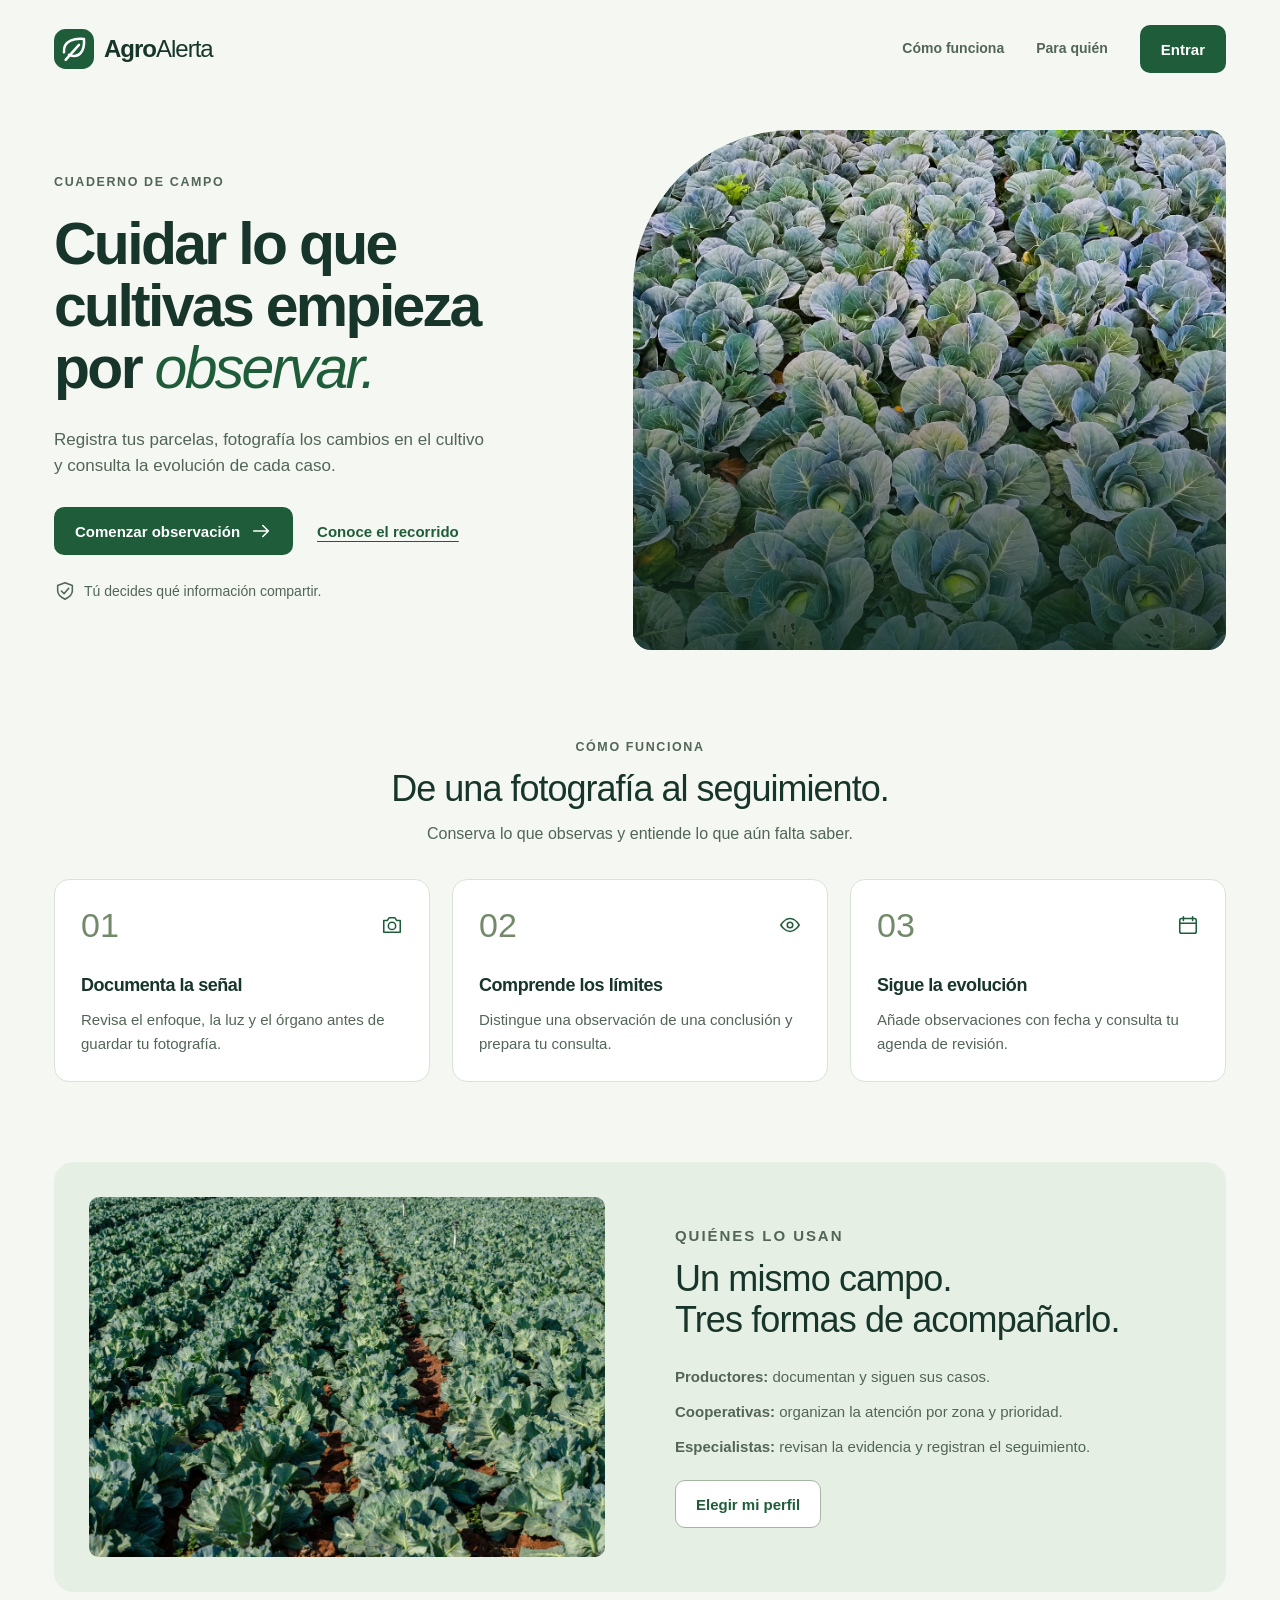
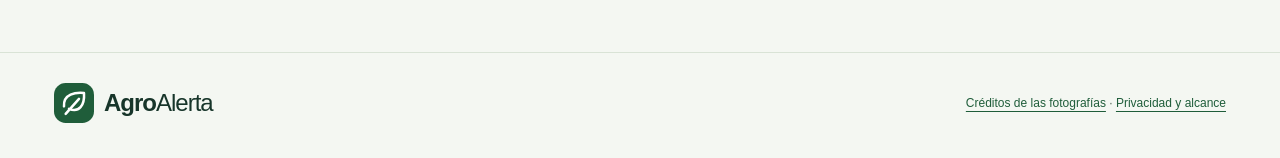
<file: index.html>
<!doctype html>
<html lang="es-PE">
<head>
  <meta charset="utf-8">
  <meta name="viewport" content="width=device-width,initial-scale=1">
  <meta name="theme-color" content="#1F5D3A">
  <meta name="description" content="AgroAlerta: registra observaciones de tus cultivos, prepara evidencia y sigue tus casos.">
  <title>AgroAlerta · Cuidamos lo que cultivas</title>
  <link rel="icon" href="iconos/hoja.svg" type="image/svg+xml">
  <link rel="stylesheet" href="css/estilos.css">
  <script defer src="js/datos.js"></script>
  <script defer src="js/script.js"></script>
</head>
<body>
  <a class="skip" href="#main">Saltar al contenido</a>
  <template id="plantilla-parcelas">
<div class="p02"><section id="inicio-parcelas" class="bienvenida">
      <div class="bienvenida-texto">
        <p class="etiqueta-superior">Gestión de parcelas</p>
        <h1 tabindex="-1">Mis parcelas</h1>
        <p>Registra tus cultivos y abre el historial de observaciones de cada parcela.</p>
      </div>

      
      <figure class="imagen imagen-hero"><img src="imagenes/surcos-lechuga.jpg" alt="" width="1200" height="800"></figure>
    </section>

    
    <section id="registrar-parcela" class="formulario-tarjeta">
      <h2>Registrar parcela</h2>
      <p>Indica el nombre y el cultivo. Puedes añadir un distrito o sector.</p>

      <form id="parcel-form" novalidate>
          <div class="form-error" role="alert" tabindex="-1" hidden></div>
        <div class="campo">
          <label for="parcelName">Nombre de la parcela <span class="requisito">(obligatorio)</span></label>
          <input type="text" id="parcelName" name="parcelName" maxlength="80" placeholder="Ej.: Parcela Norte" required>
        </div>

        <div class="campo">
          <label for="crop">Cultivo <span class="requisito">(obligatorio)</span></label>
          <input type="text" id="crop" name="crop" list="hortalizas" required maxlength="80" placeholder="Ej.: Lechuga">
          <datalist id="hortalizas"><option>Lechuga</option><option>Tomate</option><option>Ají</option><option>Cebolla</option><option>Papa</option></datalist>
        </div>

        <div class="campo">
          <label for="zone">Zona <span class="requisito">(opcional)</span></label>
          <input type="text" id="zone" name="zone" maxlength="100" placeholder="Ej.: Valle del Mantaro">
        </div>

        <div class="acciones">
          
          <button class="button primary" type="submit">Registrar parcela</button>
          
        </div>
      </form>
    </section>

    <section class="mis-parcelas" aria-labelledby="tus-parcelas"><h2 id="tus-parcelas">Parcelas registradas</h2><div class="lista-parcelas"></div></section></div>
</template>
  <div id="app"></div>
  <div id="announcer" class="sr-only" role="status" aria-live="polite" aria-atomic="true"></div>
  <div id="toast" class="toast" role="status" hidden></div>
  <dialog id="image-dialog" aria-label="Fotografía ampliada"><button class="button secondary" id="close-image">Cerrar imagen</button><img alt="Fotografía del caso ampliada" id="full-image"></dialog>
  <noscript>Activa JavaScript para abrir tu cuaderno de campo.</noscript>
</body>
</html>
</file>
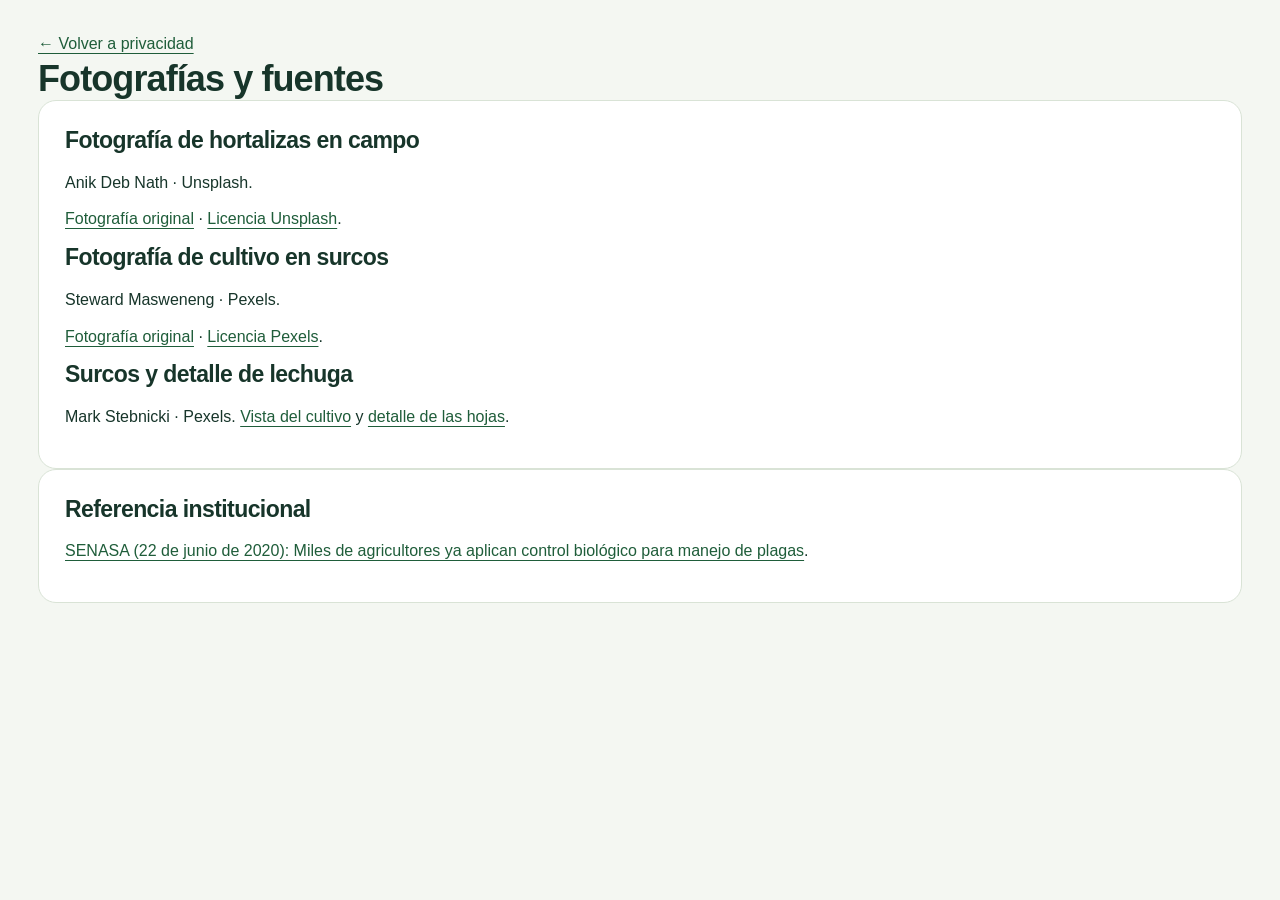
<file: creditos.html>
<!doctype html><html lang="es"><head><meta charset="utf-8"><meta name="viewport" content="width=device-width,initial-scale=1"><title>Créditos · AgroAlerta</title><link rel="stylesheet" href="css/estilos.css"></head><body><main class="page-content narrow"><a href="./index.html#privacy">← Volver a privacidad</a><h1>Fotografías y fuentes</h1><section class="panel"><h2>Fotografía de hortalizas en campo</h2><p>Anik Deb Nath · Unsplash.</p><p><a href="https://unsplash.com/photos/a-large-group-of-green-plants-in-a-field-ThSg-IfnOAI">Fotografía original</a> · <a href="https://unsplash.com/license">Licencia Unsplash</a>.</p><h2>Fotografía de cultivo en surcos</h2><p>Steward Masweneng · Pexels.</p><p><a href="https://www.pexels.com/photo/green-vegetable-farmland-9374827/">Fotografía original</a> · <a href="https://www.pexels.com/license/">Licencia Pexels</a>.</p><h2>Surcos y detalle de lechuga</h2><p>Mark Stebnicki · Pexels. <a href="https://www.pexels.com/photo/lettuce-in-the-lettuce-farm-11679735/">Vista del cultivo</a> y <a href="https://www.pexels.com/photo/close-up-of-lettuce-11679740/">detalle de las hojas</a>.</p></section><section class="panel"><h2>Referencia institucional</h2><p><a href="https://www.senasa.gob.pe/senasacontigo/miles-de-agricultores-ya-aplican-control-biologico-para-manejo-de-plagas/">SENASA (22 de junio de 2020): Miles de agricultores ya aplican control biológico para manejo de plagas</a>.</p></section></main></body></html>
</file>
<file: css/estilos.css>
:root {
  --green:#1f5d3a;
  --green-dark:#17352a;
  --green-soft:#e6efe4;
  --bg:#f4f7f2;
  --paper:#fff;
  --line:#d9e3d6;
  --muted:#526557;
  --gold:#c6ac6c;
  --amber:#744a13;
  --amber-bg:#fff2d9;
  --error:#a32525;
  --radius:18px
}

* {
  box-sizing:border-box
}

html {
  scroll-behavior:smooth;
  scroll-padding-top:30px
}

body {
  margin:0;
  background:var(--bg);
  color:var(--green-dark);
  font:16px/1.55 Arial,Helvetica,sans-serif
}

a {
  color:var(--green);
  text-underline-offset:4px
}

button,input,select,textarea {
  font:inherit
}

button,a,input,select,textarea,summary {
  -webkit-tap-highlight-color:transparent
}

button {
  cursor:pointer
}

button:disabled {
  cursor:wait;
  opacity:.7
}

a:focus-visible,button:focus-visible,input:focus-visible,textarea:focus-visible,select:focus-visible,summary:focus-visible {
  outline:3px solid #9b6516;
  outline-offset:4px
}

h1:focus {
  outline:none
}

input:focus,textarea:focus,select:focus {
  border-color:var(--green)
}

h1,h2,h3,p {
  margin:0
}

h1,h2,h3 {
  line-height:1.2;
  letter-spacing:-.025em
}

h1 {
  font-size:36px
}

h2 {
  font-size:23px
}

h3 {
  font-size:18px
}

p+p {
  margin-top:12px
}

img {
  display:block;
  max-width:100%;
  height:auto
}

fieldset {
  border:0;
  margin:20px 0;
  padding:0;
  min-width:0
}

legend {
  font-weight:700;
  margin-bottom:10px
}

summary {
  cursor:pointer;
  font-weight:700;
  min-height:48px;
  display:list-item;
  padding:12px 4px
}

details p {
  padding:5px 4px 15px;
  color:var(--muted)
}

details+details {
  border-top:1px solid var(--line)
}

ul {
  padding-left:22px
}

li+li {
  margin-top:12px
}

.icon {
  width:22px;
  height:22px;
  flex:0 0 22px;
  vertical-align:middle
}

.sr-only,.skip:not(:focus) {
  position:absolute;
  width:1px;
  height:1px;
  padding:0;
  margin:-1px;
  overflow:hidden;
  clip:rect(0,0,0,0);
  white-space:nowrap;
  border:0
}

.skip:focus {
  position:fixed;
  top:12px;
  left:12px;
  background:#fff;
  color:var(--green);
  padding:14px 20px;
  border:2px solid var(--green);
  z-index:1000
}

.logo {
  display:flex;
  align-items:center;
  gap:10px;
  color:var(--green-dark);
  font-size:24px;
  letter-spacing:-1px;
  text-decoration:none;
  font-weight:700;
  white-space:nowrap
}

.logo-light {
  font-weight:400
}

.logo img {
  flex:0 0 40px
}

.button {
  display:inline-flex;
  justify-content:center;
  align-items:center;
  gap:10px;
  min-height:48px;
  padding:12px 20px;
  border:1px solid transparent;
  border-radius:10px;
  text-decoration:none;
  font-weight:700;
  font-size:15px;
  line-height:1.4;
  transition:background .15s,transform .15s;
  text-align:center
}

.button:hover {
  transform:translateY(-1px)
}

.primary {
  background:var(--green);
  color:white
}

.primary:hover {
  background:#16492d
}

.secondary {
  background:white;
  color:var(--green);
  border-color:#a4b6a1
}

.secondary:hover {
  background:#edf3ea
}

.light {
  background:#fff;
  color:var(--green-dark)
}

.text-link {
  display:inline-flex;
  align-items:center;
  gap:8px;
  min-height:44px;
  font-weight:700;
  font-size:15px
}

.wide {
  width:100%
}

.actions {
  display:flex;
  align-items:center;
  gap:12px;
  flex-wrap:wrap
}

.eyebrow {
  font-size:11px;
  font-weight:700;
  letter-spacing:.13em;
  color:var(--muted);
  line-height:1.5;
  margin-bottom:10px
}

.intro {
  color:var(--muted);
  margin-top:10px;
  max-width:700px;
  font-size:15px
}

.help {
  color:var(--muted);
  font-size:14px;
  line-height:1.5;
  margin-top:7px
}

.subtle {
  font-size:14px;
  color:var(--muted);
  display:flex;
  gap:8px;
  align-items:center
}

.badge {
  display:inline-flex;
  align-items:center;
  gap:7px;
  max-width:100%;
  padding:6px 10px;
  background:var(--green-soft);
  border:1px solid #c8d9c3;
  border-radius:7px;
  color:var(--green);
  font-size:12px;
  font-weight:700;
  line-height:1.35
}

.badge.amber {
  background:var(--amber-bg);
  color:var(--amber);
  border-color:#ecd6ac
}

.panel {
  padding:26px;
  background:var(--paper);
  border:1px solid var(--line);
  border-radius:var(--radius);
  min-width:0
}

.panel>h2,.panel>h3 {
  margin-bottom:16px
}

.panel>p {
  margin-bottom:12px
}

.stack {
  display:flex;
  flex-direction:column;
  gap:22px;
  min-width:0
}

.two-column {
  display:grid;
  grid-template-columns:minmax(0,1.35fr) minmax(300px,.85fr);
  gap:24px;
  align-items:start
}

.narrow {
  max-width:760px
}

.field {
  display:flex;
  flex-direction:column;
  margin-bottom:20px;
  min-width:0
}

.field label {
  font-size:14px;
  font-weight:700;
  margin-bottom:8px
}

.field input,.field textarea,.field select {
  width:100%;
  min-height:49px;
  border:1px solid #aebead;
  border-radius:9px;
  padding:11px 12px;
  color:var(--green-dark);
  background:#fff;
  min-width:0
}

.field textarea {
  resize:vertical;
  line-height:1.5
}

.form-grid {
  display:grid;
  grid-template-columns:repeat(2,minmax(0,1fr));
  gap:0 18px
}

.checkbox,.radio {
  display:flex;
  align-items:flex-start;
  gap:12px;
  font-size:15px;
  margin:12px 0;
  padding:5px 0;
  cursor:pointer;
  min-height:44px
}

.checkbox input,.radio input {
  width:20px;
  height:20px;
  flex:0 0 20px;
  accent-color:var(--green);
  margin:2px 0 0
}

.form-error {
  background:#fff0ee;
  color:#8f1d1d;
  border:1px solid #d99c96;
  border-left:4px solid #a32525;
  border-radius:7px;
  padding:13px 15px;
  margin-bottom:18px
}

.notice {
  display:flex;
  gap:12px;
  align-items:flex-start;
  background:var(--green-soft);
  color:var(--green-dark);
  border:1px solid #c8d9c3;
  border-radius:12px;
  padding:16px;
  font-size:14px;
  margin:18px 0
}

.notice.warning {
  background:#fff5e1;
  color:#674316;
  border-color:#e5cd9d
}

.notice .icon {
  margin-top:1px
}

.empty {
  border:1px dashed #b6c6af;
  border-radius:16px;
  padding:38px 26px;
  text-align:center;
  background:#f9fbf7
}

.empty>.icon {
  width:38px;
  height:38px;
  color:#66815e;
  margin-bottom:15px
}

.empty h2 {
  font-size:22px
}

.empty p {
  margin:12px auto 18px;
  color:var(--muted);
  font-size:15px;
  max-width:500px
}

.empty-line {
  padding:20px;
  background:var(--bg);
  border-radius:10px;
  color:var(--muted)
}

.page-heading {
  display:flex;
  align-items:center;
  justify-content:space-between;
  gap:20px;
  margin:8px 0 29px
}

.section-row {
  display:flex;
  gap:14px;
  align-items:center;
  justify-content:space-between;
  margin:24px 0 18px
}

.section-row p {
  font-size:14px;
  color:var(--muted)
}

.section-row h2 {
  font-size:22px
}

.toast {
  position:fixed;
  bottom:22px;
  left:50%;
  transform:translateX(-50%);
  background:var(--green-dark);
  color:#fff;
  padding:16px 22px;
  border-radius:12px;
  box-shadow:0 8px 30px #17352a33;
  max-width:min(640px,calc(100vw - 32px));
  font-size:15px;
  z-index:500
}

dialog {
  border:1px solid var(--line);
  border-radius:16px;
  max-width:94vw;
  max-height:94vh;
  padding:16px;
  background:white
}

dialog::backdrop {
  background:#071e16b8
}

dialog img {
  max-height:75vh;
  object-fit:contain;
  margin-top:12px;
  max-width:85vw
}

body:has(dialog[open]) {
  overflow:hidden
}

[hidden] {
  display:none!important
}

/* Portada */
.landing-header {
  max-width:1380px;
  margin:auto;
  padding:25px 54px;
  display:flex;
  align-items:center;
  justify-content:space-between;
  gap:30px;
  background:var(--bg)
}

.landing-header nav {
  display:flex;
  align-items:center;
  gap:32px
}

.landing-header nav>a:not(.button) {
  color:var(--muted);
  font-weight:700;
  text-decoration:none;
  font-size:14px
}

.landing-main {
  max-width:1380px;
  margin:auto
}

.landing-hero {
  display:grid;
  grid-template-columns:1fr 1.08fr;
  gap:30px;
  padding:32px 54px 48px;
  align-items:center
}

.hero-copy {
  padding:15px 0 20px
}

.hero-copy>.eyebrow {
  margin-bottom:22px
}

.hero-copy h1 {
  font:500 clamp(44px,4.6vw,67px)/1.05 Arial,sans-serif;
  letter-spacing:-.045em
}

.hero-copy h1 em {
  color:var(--green);
  font-weight:400
}

.hero-sub {
  max-width:430px;
  font-size:17px;
  color:var(--muted);
  margin:28px 0
}

.hero-copy .actions {
  gap:24px
}

.hero-copy>.subtle {
  margin-top:25px
}

.hero-visual {
  position:relative;
  min-height:520px;
  height:38vw;
  max-height:580px;
  border-radius:160px 18px 18px 18px;
  isolation:isolate
}

.hero-field {
  position:absolute;
  inset:0;
  height:100%;
  width:100%;
  object-fit:cover;
  border-radius:inherit
}

.hero-visual:after {
  position:absolute;
  content:"";
  inset:0;
  background:linear-gradient(0deg,#102c1fc9 0%,#102c1f00 65%);
  border-radius:inherit;
  z-index:0
}

.photo-caption {
  position:absolute;
  bottom:70px;
  left:35px;
  right:20px;
  color:white;
  z-index:1;
  font:28px/1.28 Arial,sans-serif
}

.photo-caption strong {
  font-weight:400
}

.floating-observation {
  display:flex;
  gap:15px;
  align-items:center;
  position:absolute;
  bottom:18px;
  left:-26px;
  padding:17px 22px;
  background:white;
  box-shadow:0 8px 30px #12332214;
  border-radius:12px;
  z-index:2
}

.floating-observation>.icon {
  width:30px;
  height:30px;
  color:var(--green)
}

.floating-observation strong {
  font-size:14px
}

.floating-observation span {
  display:block;
  font-size:12px;
  color:var(--muted);
  margin-top:2px
}

.demo-strip {
  margin:0 54px 45px;
  display:flex;
  gap:14px;
  padding:18px 22px;
  border:1px solid var(--line);
  border-radius:12px;
  align-items:center;
  font-size:13px;
  color:var(--muted);
  background:#edf2e9
}

.demo-strip strong {
  color:var(--green-dark)
}

.demo-strip>.icon {
  flex-basis:24px
}

.landing-section {
  padding:40px 54px 50px
}

.section-title {
  text-align:center;
  margin-bottom:32px
}

.section-title h2 {
  font:36px/1.2 Arial,sans-serif;
  letter-spacing:-1px
}

.section-title>p:last-child {
  color:var(--muted);
  margin-top:12px
}

.steps-cards {
  display:grid;
  grid-template-columns:repeat(3,minmax(0,1fr));
  gap:22px
}

.step-card {
  padding:26px;
  border:1px solid var(--line);
  border-radius:15px;
  background:#fff
}

.step-card>div {
  display:flex;
  align-items:center;
  justify-content:space-between;
  margin-bottom:30px
}

.step-number {
  font:34px Arial,sans-serif;
  color:#72896a
}

.step-card .icon {
  color:var(--green);
  width:28px;
  height:28px
}

.step-card h3 {
  margin-bottom:12px
}

.step-card p {
  font-size:15px;
  color:var(--muted)
}

.audience {
  display:grid;
  grid-template-columns:1fr 1fr;
  align-items:center;
  gap:70px;
  background:var(--green-soft);
  margin:30px 54px 60px;
  padding:35px;
  border-radius:20px
}

.audience>img {
  width:100%;
  height:360px;
  object-fit:cover;
  border-radius:10px
}

.audience h2 {
  font:36px/1.15 Arial,sans-serif;
  margin-bottom:24px
}

.audience p {
  font-size:15px;
  color:var(--muted)
}

.audience .button {
  margin-top:22px
}

.landing-footer {
  padding:30px 54px 35px;
  display:flex;
  align-items:center;
  justify-content:space-between;
  border-top:1px solid var(--line)
}

.landing-footer p {
  font-size:12px;
  text-align:right;
  color:var(--muted)
}

/* Acceso */
.access-layout {
  display:grid;
  grid-template-columns:42% 58%;
  min-height:100vh
}

.access-story {
  position:relative;
  background:var(--green-dark);
  min-height:700px;
  isolation:isolate;
  overflow:hidden
}

.access-story>.logo {
  position:relative;
  z-index:3;
  margin:36px;
  color:white
}

.access-story>img {
  width:100%;
  height:100%;
  object-fit:cover;
  position:absolute;
  inset:0;
  opacity:.56;
  z-index:0
}

.access-story:after {
  content:"";
  position:absolute;
  inset:0;
  background:linear-gradient(0deg,#123422ed,transparent);
  z-index:1
}

.access-story>div {
  position:absolute;
  bottom:65px;
  left:46px;
  right:40px;
  z-index:2;
  color:white
}

.access-story .eyebrow {
  color:#e1e9db
}

.access-story h2 {
  font:52px/1.05 Arial,sans-serif;
  margin-bottom:22px
}

.access-panel {
  padding:38px clamp(26px,6vw,110px) 50px;
  background:#fff
}

.access-panel .page-heading {
  margin-top:35px;
  margin-bottom:28px
}

.access-panel h1 {
  font-size:32px
}

.role-options {
  margin:0 0 22px
}

.role-option {
  display:flex;
  align-items:flex-start;
  gap:15px;
  border:1px solid var(--line);
  padding:16px;
  border-radius:12px;
  margin-bottom:10px;
  cursor:pointer;
  min-height:74px
}

.role-option:has(input:checked) {
  border-color:var(--green);
  background:#f0f5ec;
  box-shadow:inset 0 0 0 1px var(--green)
}

.role-option input {
  width:20px;
  height:20px;
  accent-color:var(--green);
  margin-top:2px
}

.role-option small {
  display:block;
  font-size:13px;
  color:var(--muted);
  margin-top:4px
}

.register-details {
  margin:10px 0 20px;
  border:1px solid var(--line);
  border-radius:10px;
  padding:0 15px
}

.register-details summary {
  font-size:14px
}

.register-details .help {
  margin-bottom:15px
}

.register-details .button {
  margin-bottom:18px
}

/* Espacio de trabajo */
.app-shell {
  display:grid;
  grid-template-columns:232px minmax(0,1fr);
  min-height:100vh
}

.sidebar {
  position:sticky;
  top:0;
  height:100vh;
  background:white;
  border-right:1px solid var(--line);
  padding:28px 18px 18px;
  display:flex;
  flex-direction:column;
  overflow:auto
}

.sidebar>.logo {
  font-size:23px;
  padding:0 5px
}

.sidebar-label {
  font-size:9px;
  letter-spacing:.13em;
  color:var(--muted);
  margin:38px 14px 14px;
  font-weight:700
}

.nav-link {
  display:flex;
  gap:12px;
  align-items:center;
  text-decoration:none;
  color:var(--muted);
  font-size:14px;
  line-height:1.3;
  padding:13px 14px;
  min-height:49px;
  margin-bottom:5px;
  border-radius:9px
}

.nav-link:hover {
  background:#f1f5ed
}

.nav-link.active {
  color:var(--green);
  background:var(--green-soft);
  font-weight:700
}

.nav-link.active:before {
  content:"";
  position:absolute;
  left:0;
  width:4px;
  height:26px;
  background:var(--green);
  border-radius:0 4px 4px 0
}

.sidebar-note {
  background:#f5f7ef;
  border:1px solid #e3e9d9;
  padding:18px 16px;
  border-radius:14px;
  margin:26px 4px 24px
}

.sidebar-note>.icon {
  color:#638354;
  margin-bottom:10px
}

.sidebar-note strong {
  font:21px/1.2 Arial,sans-serif;
  display:block
}

.sidebar-note p {
  font-size:12px;
  color:var(--muted);
  margin-top:12px
}

.sidebar-profile {
  display:flex;
  gap:11px;
  padding:17px 5px 0;
  border-top:1px solid var(--line);
  margin-top:auto;
  font-size:13px;
  align-items:center
}

.avatar {
  display:grid;
  place-items:center;
  width:36px;
  height:36px;
  border-radius:50%;
  background:#e6efe4;
  font-weight:700;
  flex-shrink:0
}

.sidebar-profile a {
  display:block;
  font-size:11px;
  margin-top:3px;
  color:var(--muted)
}

.workspace {
  min-width:0
}

.workspace-header {
  height:75px;
  background:#ffffffa6;
  border-bottom:1px solid var(--line);
  display:flex;
  align-items:center;
  gap:25px;
  padding:0 38px
}

.workspace-label {
  font-size:10px;
  font-weight:700;
  letter-spacing:.14em;
  color:var(--muted);
  margin-right:auto
}

.connection {
  font-size:12px;
  color:var(--green)
}

.help-link {
  font-size:12px;
  text-decoration:none;
  display:flex;
  align-items:center;
  gap:8px
}

.help-link .icon {
  width:18px;
  height:18px
}

.demo-banner {
  padding:10px 38px;
  display:flex;
  gap:10px;
  align-items:center;
  font-size:11px;
  border-bottom:1px solid #e1e8dc;
  background:#eef3e9;
  color:var(--muted)
}

.demo-dot {
  height:6px;
  width:6px;
  flex:0 0 6px;
  border-radius:50%;
  background:#6b815c
}

.demo-banner strong {
  color:var(--green-dark)
}

.page-content {
  padding:32px 38px 45px;
  max-width:1540px;
  margin:0 auto;
  min-height:calc(100vh - 200px)
}

.app-footer {
  display:flex;
  justify-content:space-between;
  gap:20px;
  border-top:1px solid var(--line);
  padding:19px 38px;
  font-size:11px;
  color:var(--muted)
}

.mobile-brand,.mobile-nav {
  display:none
}

.dashboard-top {
  display:grid;
  grid-template-columns:minmax(0,1.8fr) minmax(260px,1fr);
  gap:24px
}

.dashboard-hero {
  position:relative;
  min-height:284px;
  border-radius:18px;
  overflow:hidden;
  background:var(--green-dark);
  isolation:isolate
}

.dashboard-hero>img {
  position:absolute;
  inset:0;
  width:100%;
  height:100%;
  object-fit:cover;
  z-index:-2;
  opacity:.7
}

.dashboard-hero:after {
  content:"";
  position:absolute;
  inset:0;
  background:linear-gradient(90deg,#143d2be8,#143d2b55);
  z-index:-1
}

.dashboard-hero>div {
  padding:30px
}

.dashboard-hero .eyebrow {
  color:#d5e0cf
}

.dashboard-hero h2 {
  font:35px/1.1 Arial,sans-serif;
  color:#fff;
  letter-spacing:-1px
}

.dashboard-hero p:not(.eyebrow) {
  font-size:13px;
  color:#f2f5ed;
  margin-top:14px
}

.dashboard-hero .button {
  margin-top:20px;
  min-height:43px;
  font-size:13px
}

.agenda-card {
  background:white;
  border:1px solid var(--line);
  border-radius:18px;
  padding:26px;
  min-width:0
}

.agenda-card h2 {
  font-size:21px
}

.agenda-empty {
  padding:20px 0 0;
  color:var(--muted)
}

.agenda-empty>.icon {
  width:30px;
  height:30px;
  color:#809477;
  margin-bottom:10px
}

.agenda-empty p {
  font-size:14px;
  line-height:1.6
}

.agenda-item {
  display:flex;
  align-items:center;
  gap:12px;
  text-decoration:none;
  color:var(--green-dark);
  padding:17px 0;
  border-bottom:1px solid var(--line);
  font-size:13px
}

.agenda-item small {
  display:block;
  color:var(--muted);
  font-size:11px;
  margin-top:4px
}

.date-block {
  font-weight:700;
  color:var(--green);
  min-width:60px;
  max-width:85px
}

.metrics {
  display:grid;
  grid-template-columns:repeat(3,minmax(0,1fr));
  gap:16px;
  margin:22px 0 30px
}

.metrics>div {
  display:flex;
  gap:14px;
  align-items:center;
  border:1px solid var(--line);
  border-radius:12px;
  padding:20px;
  background:white
}

.metrics>.icon {
  color:var(--green)
}

.metrics span {
  font-size:12px;
  color:var(--muted)
}

.metrics strong {
  font-size:27px;
  font-weight:500;
  margin-right:5px;
  color:var(--green-dark)
}

.metrics .icon {
  width:25px;
  height:25px;
  color:#607d54
}

.case-grid {
  display:grid;
  grid-template-columns:repeat(2,minmax(0,1fr));
  gap:22px
}

.case-card {
  background:white;
  border:1px solid var(--line);
  border-radius:15px;
  overflow:hidden;
  min-width:0
}

.case-photo {
  width:100%;
  height:155px;
  object-fit:cover;
  background:var(--green-soft);
  font-size:13px
}

.case-card-body {
  padding:20px
}

.card-meta {
  display:flex;
  justify-content:space-between;
  gap:10px;
  align-items:center;
  font-size:11px;
  color:var(--muted);
  margin-bottom:15px
}

.case-card h3 a {
  color:var(--green-dark);
  text-decoration:none
}

.case-card-body>p {
  font-size:14px;
  color:var(--muted);
  margin-top:10px;
  display:-webkit-box;
  -webkit-line-clamp:3;
  -webkit-box-orient:vertical;
  overflow:hidden
}

.case-bottom {
  display:flex;
  align-items:center;
  justify-content:space-between;
  gap:10px;
  margin-top:17px;
  border-top:1px solid var(--line);
  padding-top:10px
}

.case-bottom>span {
  font-size:10px;
  color:var(--muted)
}

.case-bottom .text-link {
  font-size:12px
}

.case-bottom .icon {
  width:17px;
  height:17px
}

.care-note {
  display:flex;
  gap:16px;
  align-items:center;
  border:1px solid var(--line);
  border-radius:14px;
  padding:22px;
  margin-top:28px;
  background:#eef3e8;
  font-size:13px
}

.care-note>.icon {
  color:var(--green)
}

.care-note p {
  color:var(--muted);
  font-size:12px;
  margin-top:4px
}

.care-note>a {
  margin-left:auto;
  white-space:nowrap;
  font-size:12px
}

.plot-card {
  display:flex;
  gap:18px;
  align-items:flex-start
}

.plot-card h2 {
  font-size:21px
}

.plot-card p:not(.eyebrow) {
  font-size:14px;
  color:var(--muted);
  margin-top:8px
}

.plot-icon {
  background:var(--green-soft);
  border-radius:12px;
  display:grid;
  place-items:center;
  flex-shrink:0;
  width:46px;
  height:46px
}

.plot-actions {
  display:flex;
  flex-direction:column;
  align-items:flex-start;
  gap:6px;
  margin-left:auto
}

.plot-actions .button {
  font-size:12px;
  padding:10px 14px;
  white-space:nowrap
}

.plot-actions .text-link {
  font-size:12px
}

/* Captura y resultado */
.stepper {
  list-style:none;
  padding:0;
  display:flex;
  align-items:center;
  gap:32px;
  margin:0 0 30px;
  font-size:13px;
  color:var(--muted)
}

.stepper li {
  display:flex;
  align-items:center;
  gap:9px;
  margin:0
}

.stepper span {
  width:27px;
  height:27px;
  border-radius:50%;
  border:1px solid #a8b99f;
  display:grid;
  place-items:center;
  font-size:11px;
  font-weight:700;
  flex-shrink:0
}

.stepper .current {
  color:var(--green);
  font-weight:700
}

.stepper .current span,.stepper .done span {
  background:var(--green);
  color:white;
  border-color:var(--green)
}

.capture-layout {
  display:grid;
  grid-template-columns:minmax(0,1.7fr) minmax(250px,.8fr);
  gap:26px;
  align-items:start
}

.capture-panel {
  padding:30px
}

.capture-panel .section-row {
  margin-top:0
}

.capture-panel .section-row h2 {
  font-size:25px
}

.capture-panel .section-row .icon {
  width:30px;
  height:30px;
  color:var(--green)
}

.capture-panel p {
  font-size:14px;
  color:var(--muted)
}

.capture-panel .eyebrow {
  font-size:10px
}

.upload-area {
  border:1px dashed #9cad91;
  background:#f4f7f0;
  border-radius:14px;
  padding:22px;
  text-align:center;
  margin:24px 0
}

.upload-empty {
  padding:25px 10px 28px
}

.upload-empty>.icon {
  width:48px;
  height:48px;
  color:#759067;
  margin-bottom:15px
}

.upload-empty h3 {
  font-size:22px;
  margin-bottom:10px
}

.upload-actions {
  display:flex;
  gap:12px;
  align-items:center;
  justify-content:center;
  flex-wrap:wrap
}

.upload-actions label:has(+input:focus-visible) {
  outline:3px solid #9b6516;
  outline-offset:4px
}

.upload-area>.help {
  font-size:12px;
  margin-top:13px
}

.capture-photo {
  width:100%;
  max-height:330px;
  object-fit:contain;
  background:#e5ebdd;
  border-radius:8px;
  margin-bottom:18px
}

.staged-photo {
  padding:18px;
  border:2px solid var(--green);
  border-radius:12px;
  margin:20px 0;
  background:#f0f5ec
}

.staged-photo h3 {
  margin-bottom:14px
}

.staged-photo img {
  max-height:300px;
  object-fit:contain;
  margin:0 auto 18px
}

.saved-label {
  font-size:12px;
  color:var(--green);
  display:flex;
  gap:8px;
  align-items:center
}

.quality-options {
  margin:25px 0
}

.quality-options legend {
  font-size:15px
}

.quality-options .radio {
  font-size:14px
}

.capture-guide {
  border:1px solid #d8e2cf;
  background:#eaf0e1;
  border-radius:17px;
  padding:28px;
  color:var(--green-dark)
}

.guide-icon {
  display:grid;
  place-items:center;
  width:47px;
  height:47px;
  border-radius:50%;
  background:white;
  color:#657f53;
  margin-bottom:26px
}

.capture-guide h2 {
  font:29px/1.2 Arial,sans-serif
}

.capture-guide p {
  font-size:14px;
  margin-top:14px
}

.capture-guide .eyebrow {
  margin:0 0 10px;
  font-size:10px
}

.checklist {
  list-style:none;
  padding:0;
  font-size:14px;
  margin:25px 0
}

.checklist li {
  position:relative;
  padding-left:25px;
  line-height:1.6
}

.checklist li:before {
  content:"✓";
  position:absolute;
  left:0;
  color:var(--green);
  font-weight:700
}

.guide-divider {
  border-top:1px solid #bdceb1;
  margin:25px 0
}

.capture-guide .help {
  font-size:12px;
  color:#536447
}

.result-layout {
  display:grid;
  grid-template-columns:minmax(240px,.8fr) minmax(0,1.4fr);
  gap:28px;
  align-items:start
}

.result-photo {
  width:100%;
  max-height:410px;
  min-height:200px;
  object-fit:contain;
  background:#e6eddf;
  border-radius:10px;
  margin-bottom:15px
}

.evidence-panel {
  padding:20px
}

.evidence-panel>h3 {
  font-size:15px;
  margin-top:18px
}

.evidence-panel>p {
  font-size:14px;
  color:var(--muted)
}

.context-list {
  margin:22px 0;
  font-size:14px
}

.context-list>div {
  display:grid;
  grid-template-columns:minmax(80px,.7fr) minmax(0,1.3fr);
  gap:15px;
  padding:12px 0;
  border-bottom:1px solid var(--line)
}

dt {
  color:var(--muted)
}

dd {
  margin:0;
  overflow-wrap:anywhere
}

.result-content {
  display:flex;
  flex-direction:column;
  gap:22px
}

.result-status {
  padding:28px;
  border:1px solid #e0cea9;
  background:#fff8e9;
  border-radius:17px
}

.result-status h2 {
  font:32px/1.12 Arial,sans-serif;
  margin:22px 0 15px;
  letter-spacing:-.6px
}

.result-lead {
  font-size:17px;
  color:#694e26
}

.result-status>p:last-child {
  font-size:14px;
  color:#6d5938
}

.certainty {
  display:flex;
  align-items:center;
  justify-content:space-between;
  gap:20px;
  padding:16px 0;
  margin:16px 0;
  border-top:1px solid #e1d5bc;
  border-bottom:1px solid #e1d5bc;
  font-size:13px;
  color:#694e26
}

.evidence-split {
  display:grid;
  grid-template-columns:1fr 1fr;
  gap:20px;
  margin:20px 0
}

.evidence-split>div {
  padding:15px;
  border-radius:10px;
  background:var(--bg)
}

.evidence-split p {
  font-size:14px;
  color:var(--muted);
  margin-top:9px
}

.mini-label {
  font-size:10px;
  font-weight:700;
  color:var(--green);
  letter-spacing:.1em
}

.result-content .panel>p {
  font-size:14px;
  color:var(--muted)
}

.next-step {
  padding:25px;
  background:var(--green-soft);
  border:1px solid #cbdbc3;
  border-radius:16px
}

.next-step h3 {
  margin:12px 0
}

.next-step p {
  font-size:14px;
  color:var(--muted);
  margin-bottom:20px
}

.next-step>.text-link {
  margin-left:15px
}

.timeline h2 {
  margin-bottom:25px
}

.timeline-item {
  display:flex;
  gap:17px;
  position:relative;
  padding-bottom:28px
}

.timeline-item:not(:last-of-type):before {
  content:"";
  position:absolute;
  left:6px;
  top:16px;
  bottom:0;
  border-left:1px solid #bdcdb5
}

.timeline-dot {
  width:13px;
  height:13px;
  border:3px solid #e6efe4;
  background:var(--green);
  border-radius:50%;
  flex:0 0 13px;
  margin-top:3px;
  z-index:1
}

.timeline-item>div {
  min-width:0
}

.timeline-item h3 {
  font-size:17px;
  margin-bottom:9px
}

.timeline-item p {
  font-size:14px
}

.timeline-item .eyebrow {
  font-size:10px
}

.timeline-photo {
  width:100%;
  max-height:220px;
  object-fit:contain;
  border-radius:8px;
  margin-top:15px;
  background:#f0f4eb
}

.consult-photo {
  width:100%;
  height:240px;
  object-fit:contain;
  background:#e6eddf;
  border-radius:10px
}

.protocol-steps {
  padding-left:22px;
  margin-top:28px
}

.protocol-steps li {
  padding-left:8px;
  margin-bottom:25px
}

.protocol-steps h3 {
  margin-bottom:12px
}

.protocol-steps p {
  font-size:14px;
  color:var(--muted)
}

.protocol-steps .precaution {
  background:#fff6e5;
  padding:12px;
  border-left:3px solid #c5a56d;
  color:#654d25;
  margin-top:14px;
  border-radius:5px
}

.request-row {
  display:flex;
  align-items:center;
  justify-content:space-between;
  gap:24px
}

.request-row h2 {
  font-size:21px;
  margin:12px 0
}

.request-row p {
  font-size:14px;
  color:var(--muted)
}

.request-row>.stack {
  flex-shrink:0;
  gap:8px
}

.thread {
  margin:18px 0
}

.thread p {
  padding:13px;
  background:var(--bg);
  border-radius:9px;
  font-size:14px
}

.filter-form .form-grid {
  grid-template-columns:repeat(3,minmax(0,1fr))
}

.coop-case {
  display:flex;
  align-items:center;
  gap:22px
}

.coop-case>.icon {
  width:28px;
  height:28px;
  color:var(--green)
}

.coop-case>div:last-child {
  margin-left:auto;
  text-align:right;
  min-width:160px
}

.coop-case h3 {
  margin-bottom:8px
}

.coop-case p:not(.eyebrow) {
  font-size:13px;
  color:var(--muted)
}

.coop-case .eyebrow {
  font-size:10px
}

.conflict {
  background:#fff5e4;
  border:1px solid #dfc89e;
  border-radius:12px;
  padding:20px;
  margin-top:20px
}

.conflict h3 {
  margin-bottom:18px
}

.conflict .form-grid>div {
  padding:14px;
  background:white;
  border-radius:8px;
  font-size:14px;
  overflow-wrap:anywhere
}

.conflict .actions {
  margin-top:18px
}

.sync-form {
  max-width:480px;
  margin-top:20px
}

.queue-item .section-row {
  margin-top:0
}

.alert-card p {
  font-size:14px;
  color:var(--muted)
}

.alert-card h2 {
  font-size:21px;
  margin:18px 0
}

.help-panel h2 {
  margin-bottom:15px
}

.help-panel details p {
  font-size:14px
}

.missing-photo {
  min-height:100px;
  padding:15px;
  color:#8f1d1d;
  font-size:13px
}

input[type=file] {
  max-width:100%;
  font-size:13px;
  min-height:44px
}

.field input[type=file] {
  padding:10px
}

#filter-count {
  font-size:12px;
  color:var(--muted)
}

@media(min-width:1600px) {
  .page-content {
    padding-top:42px
  }
  .dashboard-hero {
    min-height:320px
  }
  .dashboard-hero h2 {
    font-size:40px
  }
}

@media(max-width:1180px) {
  .sidebar {
    padding-left:12px;
    padding-right:12px
  }
  .app-shell {
    grid-template-columns:210px minmax(0,1fr)
  }
  .sidebar>.logo {
    font-size:21px;
    gap:8px
  }
  .page-content {
    padding:28px 26px
  }
  .workspace-header {
    padding:0 26px
  }
  .demo-banner {
    padding-left:26px;
    padding-right:26px
  }
  .dashboard-top {
    grid-template-columns:minmax(0,1.4fr) minmax(230px,1fr)
  }
  .agenda-card {
    padding:22px
  }
  .page-heading h1 {
    font-size:31px
  }
  .metrics>div {
    padding:17px 14px;
    gap:10px
  }
  .metrics span {
    font-size:11px
  }
  .metrics strong {
    font-size:25px
  }
  .two-column {
    grid-template-columns:minmax(0,1fr) minmax(270px,.9fr);
    gap:20px
  }
  .panel {
    padding:22px
  }
  .plot-card {
    flex-wrap:wrap
  }
  .plot-actions {
    margin-left:64px;
    flex-direction:row;
    align-items:center;
    flex-wrap:wrap
  }
  .capture-layout {
    grid-template-columns:minmax(0,1.5fr) minmax(220px,.8fr);
    gap:20px
  }
  .capture-guide {
    padding:23px
  }
  .capture-guide h2 {
    font-size:25px
  }
  .landing-hero {
    padding-left:40px;
    padding-right:40px;
    gap:40px
  }
  .landing-header {
    padding-left:40px;
    padding-right:40px
  }
  .hero-visual {
    min-height:490px
  }
  .hero-sub {
    font-size:16px
  }
  .floating-observation {
    padding:15px;
    left:-20px
  }
  .hero-copy .actions {
    gap:10px
  }
  .landing-section {
    padding-left:40px;
    padding-right:40px
  }
  .audience {
    margin-left:40px;
    margin-right:40px;
    padding:30px;
    gap:35px
  }
  .demo-strip {
    margin-left:40px;
    margin-right:40px
  }
  .photo-caption {
    font-size:25px
  }
  .care-note {
    flex-wrap:wrap
  }
  .care-note>a {
    margin-left:38px
  }
  .result-layout {
    grid-template-columns:minmax(220px,.8fr) minmax(0,1.2fr);
    gap:22px
  }
  .evidence-split {
    grid-template-columns:1fr;
    gap:12px
  }
  .next-step>.text-link {
    margin-left:0
  }
  .certainty {
    align-items:flex-start;
    flex-direction:column;
    gap:6px
  }
  .result-status h2 {
    font-size:28px
  }
}

@media(max-width:950px) {
  .app-shell {
    grid-template-columns:190px minmax(0,1fr)
  }
  .sidebar>.logo {
    font-size:19px
  }
  .sidebar>.logo img {
    width:34px;
    height:34px;
    flex-basis:34px
  }
  .sidebar-label {
    font-size:8px
  }
  .nav-link {
    font-size:12px;
    gap:10px;
    padding-left:10px;
    padding-right:10px
  }
  .sidebar-note {
    padding:14px
  }
  .sidebar-note strong {
    font-size:19px
  }
  .dashboard-top {
    grid-template-columns:1fr
  }
  .agenda-card {
    padding:22px;
    display:block
  }
  .agenda-empty {
    display:flex;
    gap:15px;
    align-items:center;
    padding-top:15px
  }
  .agenda-empty>.icon {
    margin:0
  }
  .agenda-empty p {
    font-size:13px
  }
  .agenda-card h2 {
    font-size:19px
  }
  .agenda-card>.eyebrow {
    font-size:10px;
    margin-bottom:6px
  }
  .metrics {
    gap:10px
  }
  .metrics>div {
    flex-direction:column;
    align-items:flex-start;
    gap:5px
  }
  .metrics span {
    font-size:12px
  }
  .metrics strong {
    font-size:25px
  }
  .metrics .icon {
    display:none
  }
  .two-column,.capture-layout {
    grid-template-columns:1fr
  }
  .capture-guide {
    display:block
  }
  .capture-guide h2 br {
    display:none
  }
  .capture-guide .guide-icon {
    margin-bottom:15px
  }
  .capture-guide .checklist {
    display:grid;
    grid-template-columns:1fr 1fr;
    gap:10px 20px
  }
  .checklist li+li {
    margin-top:0
  }
  .capture-guide .guide-divider {
    margin:20px 0
  }
  .page-heading {
    align-items:flex-start
  }
  .page-heading>.button {
    font-size:12px;
    white-space:nowrap;
    padding:12px
  }
  .page-heading h1 {
    font-size:29px
  }
  .result-layout {
    grid-template-columns:1fr
  }
  .evidence-panel {
    display:grid;
    grid-template-columns:1fr 1fr;
    gap:12px 20px;
    align-items:start
  }
  .evidence-panel .result-photo {
    grid-row:span 2;
    margin:0
  }
  .evidence-panel>.button {
    font-size:12px;
    order:3
  }
  .evidence-panel>.context-list {
    margin:0
  }
  .evidence-panel>h3,.evidence-panel>p {
    grid-column:1/-1;
    margin:0
  }
  .evidence-split {
    grid-template-columns:1fr 1fr
  }
  .certainty {
    flex-direction:row
  }
  .case-grid {
    grid-template-columns:1fr
  }
  .landing-header nav {
    gap:20px
  }
  .landing-hero {
    grid-template-columns:1fr 1fr;
    gap:25px
  }
  .hero-copy h1 {
    font-size:49px
  }
  .hero-visual {
    min-height:470px;
    border-top-left-radius:110px
  }
  .photo-caption {
    font-size:23px;
    left:25px
  }
  .hero-copy>.eyebrow {
    font-size:9px
  }
  .landing-header nav>a:not(.button) {
    font-size:12px
  }
  .hero-copy .actions {
    flex-direction:column;
    align-items:flex-start
  }
  .floating-observation {
    left:-15px;
    gap:10px;
    padding:13px
  }
  .floating-observation strong {
    font-size:12px
  }
  .floating-observation span {
    font-size:11px
  }
  .steps-cards {
    gap:14px
  }
  .step-card {
    padding:22px
  }
  .step-card h3 {
    font-size:17px
  }
  .step-card p {
    font-size:14px
  }
  .audience h2 {
    font-size:30px
  }
  .audience {
    gap:25px
  }
  .audience>img {
    height:350px
  }
  .access-panel {
    padding:30px
  }
  .access-story>div {
    left:30px;
    right:25px
  }
  .access-story h2 {
    font-size:42px
  }
  .access-story>.logo {
    margin:30px
  }
  .access-panel h1 {
    font-size:28px
  }
  .stepper {
    gap:20px;
    font-size:12px
  }
  .stepper span {
    width:25px;
    height:25px
  }
  .coop-case {
    flex-wrap:wrap
  }
  .coop-case>div:last-child {
    margin-left:50px;
    text-align:left
  }
  .request-row {
    flex-wrap:wrap
  }
  .request-row>.stack {
    flex-direction:row;
    flex-wrap:wrap
  }
  .filter-form .form-grid {
    grid-template-columns:1fr 1fr
  }
}

@media(max-width:700px) {
  h1 {
    font-size:29px
  }
  .app-shell {
    display:block
  }
  .sidebar {
    display:none
  }
  .workspace-header {
    height:44px;
    padding:0 20px;
    gap:15px
  }
  .workspace-label {
    font-size:8px
  }
  .help-link {
    font-size:11px
  }
  .help-link>.icon {
    display:none
  }
  .connection {
    font-size:10px;
    white-space:nowrap
  }
  .mobile-brand {
    display:flex;
    align-items:center;
    justify-content:space-between;
    padding:18px 20px;
    background:white;
    border-bottom:1px solid var(--line);
    gap:15px
  }
  .mobile-brand .logo {
    font-size:22px
  }
  .mobile-brand .logo img {
    width:35px;
    height:35px;
    flex-basis:35px
  }
  .mobile-brand>a:last-child {
    font-size:11px;
    color:var(--muted);
    text-align:right
  }
  .mobile-nav {
    display:flex;
    overflow-x:auto;
    background:white;
    padding:0 12px;
    border-bottom:1px solid var(--line);
    gap:8px;
    scrollbar-width:thin
  }
  .mobile-nav>a {
    display:flex;
    align-items:center;
    gap:7px;
    flex-shrink:0;
    white-space:nowrap;
    padding:14px 10px;
    text-decoration:none;
    font-size:12px;
    color:var(--muted);
    border-bottom:3px solid transparent
  }
  .mobile-nav>a.active {
    border-color:var(--green);
    color:var(--green);
    font-weight:700
  }
  .mobile-nav .icon {
    width:18px;
    height:18px;
    flex-basis:18px
  }
  .demo-banner {
    padding:10px 20px;
    gap:7px;
    flex-wrap:wrap;
    font-size:10px
  }
  .demo-banner>span:last-child {
    margin-left:13px;
    flex-basis:100%;
    font-size:10px
  }
  .page-content {
    padding:25px 20px 32px
  }
  .page-heading {
    margin:4px 0 25px;
    gap:14px;
    flex-wrap:wrap
  }
  .page-heading h1 {
    font-size:29px
  }
  .page-heading .intro {
    font-size:14px
  }
  .page-heading .eyebrow {
    font-size:9px
  }
  .page-heading>.button {
    min-height:45px;
    padding:11px 16px;
    font-size:13px
  }
  .dashboard-top {
    gap:18px
  }
  .dashboard-hero {
    min-height:280px
  }
  .dashboard-hero>div {
    padding:27px
  }
  .dashboard-hero h2 {
    font-size:35px
  }
  .dashboard-hero .eyebrow {
    font-size:10px
  }
  .agenda-card {
    padding:22px
  }
  .metrics {
    margin-top:18px;
    margin-bottom:25px
  }
  .metrics>div {
    padding:14px 12px;
    border-radius:10px
  }
  .metrics span {
    font-size:11px
  }
  .metrics strong {
    display:block;
    font-size:25px
  }
  .section-row h2 {
    font-size:20px
  }
  .section-row .text-link {
    font-size:12px
  }
  .empty {
    padding:30px 22px
  }
  .empty h2 {
    font-size:20px
  }
  .empty p {
    font-size:14px
  }
  .care-note {
    padding:18px;
    gap:12px
  }
  .care-note>div {
    flex:1
  }
  .care-note>a {
    margin-left:34px
  }
  .app-footer {
    padding:18px 20px;
    flex-direction:column;
    gap:8px;
    font-size:10px
  }
  .panel {
    padding:22px
  }
  .two-column,.capture-layout {
    gap:20px
  }
  .plot-card {
    gap:15px
  }
  .plot-actions {
    margin-left:61px
  }
  .stepper {
    gap:10px;
    font-size:11px;
    align-items:flex-start;
    margin:0 0 25px
  }
  .stepper li {
    flex-direction:column;
    align-items:center;
    text-align:center;
    flex:1;
    gap:7px
  }
  .stepper span {
    width:29px;
    height:29px
  }
  .capture-panel {
    padding:22px
  }
  .upload-area {
    padding:16px;
    margin-top:20px
  }
  .upload-actions {
    gap:9px
  }
  .upload-actions .button {
    font-size:12px;
    padding:11px 13px
  }
  .upload-empty {
    padding:20px 0
  }
  .upload-empty h3 {
    font-size:20px
  }
  .capture-guide .checklist {
    grid-template-columns:1fr
  }
  .capture-guide h2 {
    font-size:27px
  }
  .result-status {
    padding:23px
  }
  .result-status h2 {
    font-size:30px
  }
  .evidence-panel {
    display:block
  }
  .evidence-panel>.result-photo {
    margin-bottom:15px
  }
  .evidence-panel>.context-list {
    margin:20px 0
  }
  .evidence-panel>h3 {
    margin:20px 0 10px
  }
  .evidence-split {
    grid-template-columns:1fr
  }
  .certainty {
    flex-direction:column
  }
  .result-lead {
    font-size:16px
  }
  .next-step .button {
    width:100%
  }
  .next-step>.text-link {
    margin-top:10px
  }
  .form-grid {
    gap:0 12px
  }
  .context-list {
    font-size:13px
  }
  .filter-form .form-grid {
    grid-template-columns:1fr
  }
  .coop-case {
    gap:15px
  }
  .coop-case>div:last-child {
    margin-left:37px
  }
  .request-row {
    gap:20px
  }
  .card-meta {
    align-items:flex-start
  }
  .card-meta>span:last-child {
    white-space:nowrap;
    padding-top:6px
  }
  .case-bottom {
    flex-wrap:wrap
  }
  .notice {
    font-size:13px;
    padding:14px
  }
  .toast {
    font-size:13px;
    bottom:15px;
    padding:14px 18px
  }
  .landing-header {
    padding:20px 22px;
    gap:15px
  }
  .landing-header .logo {
    font-size:23px
  }
  .landing-header .logo img {
    width:36px;
    height:36px;
    flex-basis:36px
  }
  .landing-header nav>a:not(.button) {
    display:none
  }
  .landing-header nav {
    gap:0
  }
  .landing-header .button {
    font-size:12px;
    padding:11px 14px;
    min-height:44px
  }
  .landing-hero {
    grid-template-columns:1fr;
    gap:25px;
    padding:22px 22px 35px
  }
  .hero-copy {
    padding:5px 0
  }
  .hero-copy h1 {
    font-size:58px;
    line-height:1.04
  }
  .hero-copy>.eyebrow {
    font-size:10px;
    margin-bottom:18px
  }
  .hero-sub {
    font-size:16px;
    max-width:440px;
    margin:22px 0
  }
  .hero-copy .actions {
    flex-direction:row;
    align-items:center;
    gap:15px
  }
  .hero-copy .button {
    font-size:13px
  }
  .hero-copy .text-link {
    font-size:12px
  }
  .hero-copy>.subtle {
    font-size:12px;
    margin-top:20px
  }
  .hero-visual {
    height:390px;
    min-height:0;
    max-height:none;
    border-radius:90px 16px 16px 16px;
    margin:0 0 15px 10px
  }
  .photo-caption {
    font-size:27px;
    bottom:70px;
    left:28px
  }
  .floating-observation {
    left:-10px;
    bottom:15px;
    padding:14px 18px
  }
  .floating-observation strong {
    font-size:13px
  }
  .floating-observation span {
    font-size:11px
  }
  .demo-strip {
    margin:0 22px 22px;
    padding:16px;
    font-size:12px;
    align-items:flex-start;
    gap:10px
  }
  .landing-section {
    padding:30px 22px
  }
  .section-title {
    text-align:left;
    margin-bottom:25px
  }
  .section-title h2 {
    font-size:32px
  }
  .section-title>p:last-child {
    font-size:15px
  }
  .steps-cards {
    grid-template-columns:1fr;
    gap:15px
  }
  .step-card {
    padding:24px
  }
  .step-card>div {
    margin-bottom:18px
  }
  .step-card h3 {
    font-size:20px
  }
  .step-card p {
    font-size:15px
  }
  .audience {
    grid-template-columns:1fr;
    gap:25px;
    padding:22px;
    margin:20px 22px 40px
  }
  .audience>img {
    height:240px
  }
  .audience h2 {
    font-size:32px
  }
  .landing-footer {
    padding:25px 22px;
    flex-direction:column;
    align-items:flex-start;
    gap:18px
  }
  .landing-footer p {
    text-align:left;
    line-height:1.6
  }
  .access-layout {
    display:block
  }
  .access-story {
    min-height:210px;
    height:210px
  }
  .access-story>.logo {
    margin:22px;
    font-size:22px
  }
  .access-story>div {
    bottom:23px;
    left:24px
  }
  .access-story .eyebrow,.access-story>div>p:last-child {
    display:none
  }
  .access-story h2 {
    font-size:35px;
    margin:0
  }
  .access-story h2 br {
    display:none
  }
  .access-panel {
    padding:25px 22px 35px
  }
  .access-panel .page-heading {
    margin-top:25px
  }
  .access-panel h1 {
    font-size:29px
  }
  .role-option {
    padding:15px
  }
  .role-option small {
    font-size:13px
  }
  .register-details {
    padding:0 12px
  }
  .register-details summary {
    font-size:13px
  }
}

@media(max-width:360px) {
  .hero-copy h1 {
    font-size:49px
  }
  .landing-header .logo {
    font-size:19px;
    gap:7px
  }
  .landing-header .logo img {
    width:32px;
    height:32px;
    flex-basis:32px
  }
  .landing-header .button {
    font-size:11px;
    padding:9px 11px
  }
  .hero-copy .actions {
    align-items:flex-start;
    flex-direction:column;
    gap:4px
  }
  .hero-visual {
    height:330px
  }
  .photo-caption {
    font-size:23px
  }
  .floating-observation {
    padding:12px
  }
  .floating-observation strong {
    font-size:12px
  }
  .floating-observation .icon {
    width:24px;
    height:24px;
    flex-basis:24px
  }
  .form-grid {
    grid-template-columns:1fr
  }
  .page-content {
    padding-left:16px;
    padding-right:16px
  }
  .metrics {
    gap:8px
  }
  .metrics>div {
    padding:13px 10px
  }
  .metrics span {
    font-size:10px
  }
  .dashboard-hero>div {
    padding:23px
  }
  .dashboard-hero h2 {
    font-size:32px
  }
  .panel {
    padding:19px
  }
  .plot-actions {
    margin-left:0
  }
  .plot-card h2 {
    font-size:20px
  }
  .upload-actions {
    flex-direction:column
  }
  .upload-actions .button {
    width:100%
  }
  .mobile-brand {
    padding-left:16px;
    padding-right:16px
  }
  .mobile-brand .logo {
    font-size:21px
  }
  .mobile-brand>a:last-child {
    font-size:10px
  }
  .result-status h2 {
    font-size:28px
  }
  .evidence-split {
    grid-template-columns:1fr
  }
  .stepper {
    font-size:10px
  }
  .app-footer span {
    font-size:10px
  }
}

@media(prefers-reduced-motion:reduce) {
  html {
    scroll-behavior:auto
  }
  * {
    transition:none!important
  }
}

.photo-caption {
  bottom:115px
}

.field [aria-invalid=true] {
  border-color:var(--error);
  box-shadow:0 0 0 1px var(--error)
}

@media print {
  .sidebar,.workspace-header,.demo-banner,.mobile-nav,.mobile-brand,.app-footer,.toast,.button {
    display:none!important
  }
  .app-shell {
    display:block
  }
  .page-content {
    padding:0
  }
  .panel {
    break-inside:avoid
  }
  .workspace {
    width:100%
  }
}

/* P02 • composición y formulario de la fase 2A */
.p02 .bienvenida {
  display: flex;
  flex-wrap: wrap;
  align-items: center;
  gap: 32px;
  padding: 32px 32px 80px 32px;
  /* espacio extra abajo: el formulario se superpone */
  background-color: #E6EFE4;
  border: 1px solid #C9D9C6;
  border-radius: 16px;
}

.p02 .bienvenida-texto {
  flex: 1 1 340px;
}

.p02 .bienvenida-texto h2 {
  font-size: 34px;
}

.p02 .etiqueta-superior {
  margin-bottom: 8px;
  font-size: 13px;
  font-weight: bold;
  letter-spacing: 1px;
  text-transform: uppercase;
  color: #1F5D3A;
}

.p02 .imagen {
  margin: 0;
  overflow: hidden;
  border-radius: 12px;
}

.p02 .imagen img {
  display: block;
  width: 100%;
  height: 100%;
  object-fit: cover;
  /* la foto llena el contenedor sin deformarse */
}

.p02 .imagen-hero {
  flex: 1 1 340px;
  min-height: 260px;
  box-shadow: 0 10px 24px rgba(23, 53, 42, 0.3);
}

.p02 .imagen-tarjeta {
  min-height: 160px;
  border-radius: 0;
}

.p02 .formulario-tarjeta {
  margin: -48px 32px 40px 32px;
  /* margen negativo = se sube sobre la bienvenida */
  padding: 28px;
  background-color: #FFFFFF;
  border: 1px solid #C9D9C6;
  border-radius: 16px;
  box-shadow: 0 12px 30px rgba(23, 53, 42, 0.22);
}

.p02 .formulario-tarjeta h2 {
  font-size: 26px;
  color: #1F5D3A;
}

.p02 form {
  display: flex;
  flex-wrap: wrap;
  gap: 20px;
  margin-top: 16px;
}

.p02 .campo {
  display: flex;
  flex-direction: column;
  gap: 6px;
  flex: 1 1 220px;
}

.p02 label {
  font-weight: bold;
}

.p02 .requisito {
  font-weight: normal;
  font-size: 14px;
  color: #4A6355;
}

.p02 input {
  padding: 12px 14px;
  font-family: Arial, sans-serif;
  font-size: 16px;
  color: #17352A;
  background-color: #FFFFFF;
  border: 2px solid #6B8F78;
  border-radius: 10px;
}

.p02 input::placeholder {
  color: #4A6355;
}

.p02 input:focus {
  background-color: #F4F7F2;
  border-color: #1F5D3A;
  outline: 3px solid #1F5D3A;
  outline-offset: 2px;
}

.p02 .acciones {
  flex: 1 1 100%;
  display: flex;
  flex-wrap: wrap;
  align-items: center;
  gap: 16px;
}

.p02 .nota {
  margin: 0;
  font-size: 14px;
  color: #4A6355;
}

.p02 .mis-parcelas h2 {
  font-size: 26px;
  color: #1F5D3A;
}

.p02 .lista-parcelas {
  display: flex;
  flex-wrap: wrap;
  gap: 20px;
}

.p02 .estado-vacio {
  flex: 1 1 100%;
  display: flex;
  flex-wrap: wrap;
  align-items: center;
  gap: 24px;
  padding: 32px;
  background-color: #E6EFE4;
  border: 2px dashed #1F5D3A;
  border-radius: 16px;
}

.p02 .estado-vacio-icono {
  display: flex;
  align-items: center;
  justify-content: center;
  width: 88px;
  height: 88px;
  font-size: 40px;
  background-color: #FFFFFF;
  border: 2px solid #1F5D3A;
  border-radius: 50%;
  box-shadow: 0 6px 14px rgba(23, 53, 42, 0.25);
}

.p02 .estado-vacio-texto {
  flex: 1 1 280px;
}

.p02 .estado-vacio-texto h3 {
  font-size: 22px;
}

.p02 .estado-vacio-texto p {
  margin: 0;
}

.p02 .tarjeta-parcela {
  max-width: 340px;
  overflow: hidden;
  background-color: #FFFFFF;
  border: 1px solid #C9D9C6;
  border-radius: 14px;
  box-shadow: 0 8px 20px rgba(23, 53, 42, 0.2);
}

.p02 .tarjeta-contenido {
  padding: 16px 20px 8px 20px;
}

.p02 .tarjeta-contenido h4 {
  font-size: 20px;
  color: #1F5D3A;
}

.p02 .tarjeta-contenido p {
  color: #4A6355;
}

/* P02 conserva la bienvenida, el formulario superpuesto y las tarjetas del avance. */
.p02 {
  max-width: 1170px;
  margin: 0 auto;
}

.p02 .bienvenida {
  position:relative;
  display:grid;
  grid-template-columns: minmax(0,1.1fr) minmax(0,1fr);
  padding:0;
  gap:0;
  overflow:hidden;
  isolation:isolate;
  background:#e6efe4;
  border:1px solid #cbdbca;
  box-shadow:0 7px 20px #17352a12;
}

.p02 .bienvenida-texto {
  padding:clamp(24px,3.5vw,52px) 30px clamp(50px,6vw,80px);
  align-self:center;
  min-width:0;
}

.p02 .bienvenida-texto h1 {
  font-size:clamp(2.25rem,4.5vw,4.2rem);
  letter-spacing:-.055em;
  line-height:.99;
  margin:10px 0 18px;
}

.p02 .bienvenida-texto p:last-child {
  max-width:40ch;
  color:#374e40;
}

.p02 .imagen-hero {
  height:100%;
  min-height:270px;
  box-shadow:none;
  border-radius:0;
}

.p02 .imagen-hero img {
  position:absolute;
  inset:0;
  width:100%;
  height:100%;
  object-fit:cover;
}

.p02 .imagen-hero {
  position:relative;
}

.p02 .formulario-tarjeta {
  position:relative;
  margin:-30px clamp(12px,2vw,28px) 36px;
  padding:clamp(20px,2.2vw,32px);
  box-shadow:0 12px 36px #17352a18;
}

.p02 .formulario-tarjeta h2,.p02 .mis-parcelas h2 {
  margin:0 0 8px;
  font-size:1.5rem;
  color:var(--green-dark);
}

.p02 .formulario-tarjeta>p,.p02 .estado-vacio-texto p {
  color:var(--muted);
}

.p02 form {
  display:grid;
  grid-template-columns:repeat(3,minmax(0,1fr));
  gap:16px;
}

.p02 .campo {
  min-width:0;
}

.p02 .campo label {
  font-size:.9rem;
}

.p02 .campo input {
  width:100%;
  min-width:0;
  border-width:1px;
  border-radius:8px;
}

.p02 .acciones,.p02 .form-error {
  grid-column:1/-1;
}

.p02 .mis-parcelas h2 {
  margin-bottom:16px;
}

.p02 .lista-parcelas {
  display:grid;
  grid-template-columns:repeat(auto-fit,minmax(min(100%,240px),1fr));
}

.p02 .estado-vacio {
  grid-column:1/-1;
  border:1px dashed #95ad96;
  padding:24px;
  box-shadow:none;
}

.p02 .estado-vacio-icono {
  width:52px;
  height:52px;
  border-radius:14px;
  border-width:1px;
  box-shadow:none;
  font-size:20px;
}

.p02 .estado-vacio h3 {
  font-size:1.1rem;
  margin:0 0 4px;
}

.p02 .tarjeta-parcela {
  width:100%;
  max-width:420px;
  box-shadow:0 6px 20px #17352a16;
}

.p02 .tarjeta-contenido {
  padding:18px;
}

.p02 .imagen-tarjeta {
  position:relative;
  height:145px;
  min-height:0;
}

.p02 .imagen-tarjeta figcaption {
  position:absolute;
  right:8px;
  bottom:8px;
  padding:3px 8px;
  border-radius:5px;
  background:#17352ae8;
  color:#fff;
  font-size:.77rem;
}

.crop-label {
  font-size:.8rem;
  text-transform:uppercase;
  letter-spacing:.08em;
  color:var(--green);
  font-weight:bold;
}

.p02 .tarjeta-contenido h3 {
  font-size:1.35rem;
  margin:4px 0 10px;
}

.p02 .tarjeta-contenido .actions {
  margin-top:14px;
}

.p02 .tarjeta-contenido p {
  margin:4px 0;
}

.p02 [aria-invalid=true] {
  border:2px solid var(--error);
}

.page-content {
  overflow-wrap:anywhere;
}

.sidebar {
  overflow-y:auto;
}

.territory-row {
  border-top:1px solid var(--line);
  padding:18px 0;
}

.territory-row h3,#ficha-informe h3 {
  margin:10px 0;
}

.comparison {
  margin-top:18px;
  background:#f4f7f2;
  border-radius:12px;
  padding:14px;
}

.photo-pair {
  display:grid;
  grid-template-columns:1fr 1fr;
  gap:10px;
  margin:12px 0;
}

.photo-pair figure {
  margin:0;
  min-width:0;
}

.photo-pair img {
  width:100%;
  aspect-ratio:4/3;
  object-fit:contain;
  background:#142b22;
  border-radius:8px;
}

.photo-pair figcaption {
  font-size:.83rem;
  margin-top:5px;
  font-weight:bold;
}

.review-history {
  margin:14px 0;
  padding:8px 14px;
  background:var(--bg);
  border-radius:10px;
}

.review-history ol {
  padding-left:20px;
}

.review-history li p {
  padding:4px 0;
  margin:0;
}

.review-history small {
  color:var(--muted);
}

.comparison-hint {
  margin:14px 0;
}

.zone-group {
  font-size:1.12rem;
}

.evidence-panel .result-photo,.capture-photo,.timeline-photo,.staged-photo img {
  object-fit:contain;
  background:#132a21;
}

.upload-actions label:has(+input:focus-visible) {
  outline:3px solid #9b6516;
  outline-offset:4px;
}

.eyebrow,.mini-label,.workspace-label,.sidebar-label {
  font-size:.78rem;
}

.skip:focus {
  clip:auto;
  width:auto;
  height:auto;
  overflow:visible;
  white-space:normal;
}

[hidden] {
  display:none!important;
}

@media(max-width:900px) {
  .p02 .formulario-tarjeta {
    margin-left:12px;
    margin-right:12px;
  }
  .p02 form {
    grid-template-columns:1fr 1fr;
  }
  .p02 .campo:last-of-type {
    grid-column:1/-1;
  }
}

@media(max-width:600px) {
  .p02 .bienvenida {
    display:flex;
    flex-direction:column;
    align-items:stretch;
    gap:0;
  }
  .p02 .bienvenida-texto {
    flex:auto;
    padding:22px;
    align-self:auto;
  }
  .p02 .imagen-hero {
    height:145px;
    min-height:0;
    flex:auto;
  }
  .p02 form {
    grid-template-columns:1fr;
    gap:12px;
  }
  .p02 .formulario-tarjeta {
    margin:-18px 8px 28px;
    padding:18px;
  }
  .p02 .acciones {
    gap:8px;
  }
  .p02 .acciones button {
    width:100%;
  }
  .p02 .estado-vacio {
    gap:12px;
    align-items:flex-start;
  }
  .p02 .estado-vacio-texto {
    flex:1 1 170px;
  }
  .p02 .tarjeta-parcela {
    max-width:none;
  }
}

@media print {
  #reportCase,label[for=reportCase],.demo-banner,.mobile-brand,.nav-link {
    display:none;
  }
}


.result-layout {
  grid-template-areas: "foto estado" "foto detalle";
  grid-template-rows: auto 1fr;
}
.result-layout > .result-status { grid-area: estado; margin: 0; }
.result-layout > .evidence-panel { grid-area: foto; }
.result-layout > .result-content { grid-area: detalle; }
.hero-copy h1,.result-status h2,.capture-guide h2 {font-weight:700;letter-spacing:-.045em;}
.result-status h2 {font-size:clamp(1.55rem,2.3vw,2.35rem);}
.staged-photo {margin-top:1rem;box-shadow:0 6px 22px #17352a14;}
.staged-photo img {max-height:380px;}
.timeline-photo,.result-photo {object-fit:contain;}
.mobile-nav {scrollbar-width:thin;}
@media(max-width:1050px) {
  .result-layout {grid-template-columns:minmax(0,1fr);grid-template-areas:"estado" "foto" "detalle";grid-template-rows:auto;}
}

.network-dialog {max-width:min(26rem,90vw);padding:1.75rem;border:1px solid #c9d9c6;border-radius:16px;color:#17352A;background:white;}
.network-dialog p {margin:12px 0 20px;}
.network-dialog::backdrop {background:rgba(23,53,42,.54);}
.register-details .actions {margin:12px 0;}

.toast { pointer-events: none; }

.menu-horizontal {
  display: flex;
  align-items: center;
  gap: 4px;
  padding: 6px 12px;
  background: white;
  border-bottom: 1px solid var(--line);
}
.menu-horizontal a, .menu-modulos summary {
  padding: 10px;
  border-radius: 8px;
  color: var(--green-dark);
  font-weight: bold;
  cursor: pointer;
}
.menu-horizontal a { display: flex; align-items: center; gap: 6px; text-decoration: none; }
.menu-horizontal a:hover, .menu-horizontal a[aria-current="page"], .menu-modulos[open] summary {
  background: #e6efe4;
}
.menu-modulos { position: relative; margin: 0 0 0 auto; padding: 0; }
.menu-vertical {
  position: absolute;
  z-index: 20;
  right: 0;
  top: calc(100% + 7px);
  width: min(245px, 88vw);
  max-height: 52vh;
  overflow: auto;
  background: white;
  border: 1px solid var(--line);
  border-radius: 12px;
  padding: 6px;
  box-shadow: 0 8px 22px #17352a22;
}
@media (max-width: 420px) {
  .menu-horizontal { font-size: .82rem; padding-inline: 6px; }
  .menu-horizontal > a .icon { display: none; }
}

.p02 .bienvenida {
  display: grid;
  grid-template-columns: 1fr;
  background: #193d2b;
}
.p02 .bienvenida .imagen-hero {
  position: absolute;
  inset: 0;
  width: 100%;
  height: 100%;
  min-height: 0;
  border-radius: 0;
}
.p02 .imagen-hero::after {
  content: "";
  position: absolute;
  inset: 0;
  background: linear-gradient(90deg, rgba(10,36,25,.96), rgba(10,36,25,.84) 39%, rgba(10,36,25,.05) 80%);
}
.p02 .bienvenida-texto {
  position: relative;
  z-index: 1;
  padding: clamp(30px,4vw,64px) clamp(22px,4vw,56px) clamp(56px,6vw,84px);
}
.p02 .bienvenida-texto h1,
.p02 .bienvenida-texto p:last-child { color: white; }
.p02 .bienvenida-texto .etiqueta-superior { color: #dfedb5; }
.p02 .bienvenida-texto p:last-child { max-width: 34ch; }
.p02 .formulario-tarjeta { border-top: 4px solid #839e50; }

.capture-guide .guia-encuadres {
  display: grid;
  grid-template-columns: repeat(2,minmax(0,1fr));
  gap: 8px;
  margin: 18px 0;
}
.guia-encuadres figure { margin: 0; }
.guia-encuadres img {
  width: 100%;
  aspect-ratio: 1;
  object-fit: cover;
  border-radius: 9px;
}
.guia-encuadres figcaption {
  margin-top: 5px;
  font-size: .86rem;
  font-weight: bold;
  color: #234732;
}
.capture-guide .checklist { margin-bottom: 0; }

.result-status.registrado {
  background: #153e32;
  color: white;
  border-color: #153e32;
}
.result-status.registrado h2,
.result-status.registrado .result-lead { color: white; }
.estado-resultado {
  display: flex;
  align-items: center;
  gap: 9px;
  font-size: .92rem;
  font-weight: bold;
}
.estado-resultado .icon {
  box-sizing: content-box;
  padding: 6px;
  background: #f8ebc6;
  color: #734d16;
  border-radius: 50%;
}
.registrado .estado-resultado { color: #d5e9b8; }
.registrado .estado-resultado .icon { background: #d5e9b8; color: #204b35; }
.registrado .certainty { color: #edf6dd; border-color: #708a78; }
.result-status .certainty { margin-bottom: 0; }

.cabecera-seguimiento, .cabecera-ficha {
  display: flex;
  flex-wrap: wrap;
  align-items: center;
  justify-content: space-between;
  gap: 8px 14px;
  padding-bottom: 16px;
  margin-bottom: 16px;
  border-bottom: 1px solid var(--line);
}
.cabecera-seguimiento h2, .cabecera-ficha h2 { margin: 0; }
.timeline .comparison { background: #edf2e8; }
.ampliar-comparacion {
  display: block;
  padding: 0;
  width: 100%;
  border: 0;
  border-radius: 8px;
  background: #142b22;
  cursor: zoom-in;
}
.ampliar-comparacion img { display: block; }
.ampliar-comparacion:focus-visible { outline: 3px solid #895818; outline-offset: 3px; }
.timeline .photo-pair figcaption { color: #254b35; }
.revision-caso { align-items: start; }
.revision-caso .result-photo { display: block; object-fit: contain; background: #193327; }
.decision-profesional { border-top: 4px solid #467851; }
.ficha-original .context-list { margin: 16px 0; }
.ficha-original h3 { margin-top: 20px; }

@media (max-width: 600px) {
  .p02 .imagen-hero::after {
    background: linear-gradient(90deg, rgba(10,36,25,.95), rgba(10,36,25,.80) 58%, rgba(10,36,25,.42));
  }
  .p02 .bienvenida-texto { padding: 28px 22px 44px; }
  .guia-encuadres img { aspect-ratio: 4/3; }
}

.marco-cuaderno { display:grid; grid-template-columns: minmax(190px, 235px) minmax(0,1fr); min-height:100vh; grid-template-rows:auto 1fr; }
.barra-cuaderno { grid-column:1/-1; display:flex; align-items:center; justify-content:space-between; gap:18px; padding:12px clamp(14px,3vw,40px); background:white; border-bottom:1px solid var(--line); position:relative; z-index:5; }
.acciones-cuaderno { display:flex; align-items:center; gap:clamp(10px,2vw,28px); flex-wrap:wrap; }
.acciones-cuaderno > a { font-size:.9rem; color:var(--green-dark); }
.acciones-cuaderno summary { background:#e8f0e5; }
.acciones-cuaderno .menu-vertical a, .lateral-cuaderno nav a { display:flex; gap:10px; align-items:center; padding:12px; color:#244936; text-decoration:none; border-radius:8px; }
.lateral-cuaderno { padding:20px 12px; background:white; border-right:1px solid var(--line); }
.lateral-cuaderno details { margin:0; padding:0; background:transparent; border:0; }
.lateral-cuaderno summary { cursor:pointer; padding:10px; font-weight:bold; }
.lateral-cuaderno nav { display:grid; gap:3px; margin-top:8px; }
.lateral-cuaderno nav a[aria-current], .lateral-cuaderno nav a:hover, .acciones-cuaderno .menu-vertical a:hover { background:#e5efe2; }
@media(max-width:700px) {
  .marco-cuaderno { display:block; }
  .barra-cuaderno { flex-wrap:wrap; gap:10px; }
  .acciones-cuaderno { width:100%; justify-content:space-between; }
  .acciones-cuaderno .menu-modulos { margin:0; }
  .acciones-cuaderno .menu-vertical { left:0; right:auto; }
  .lateral-cuaderno { padding:3px 14px; border-right:0; border-bottom:1px solid var(--line); }
}
</file>
